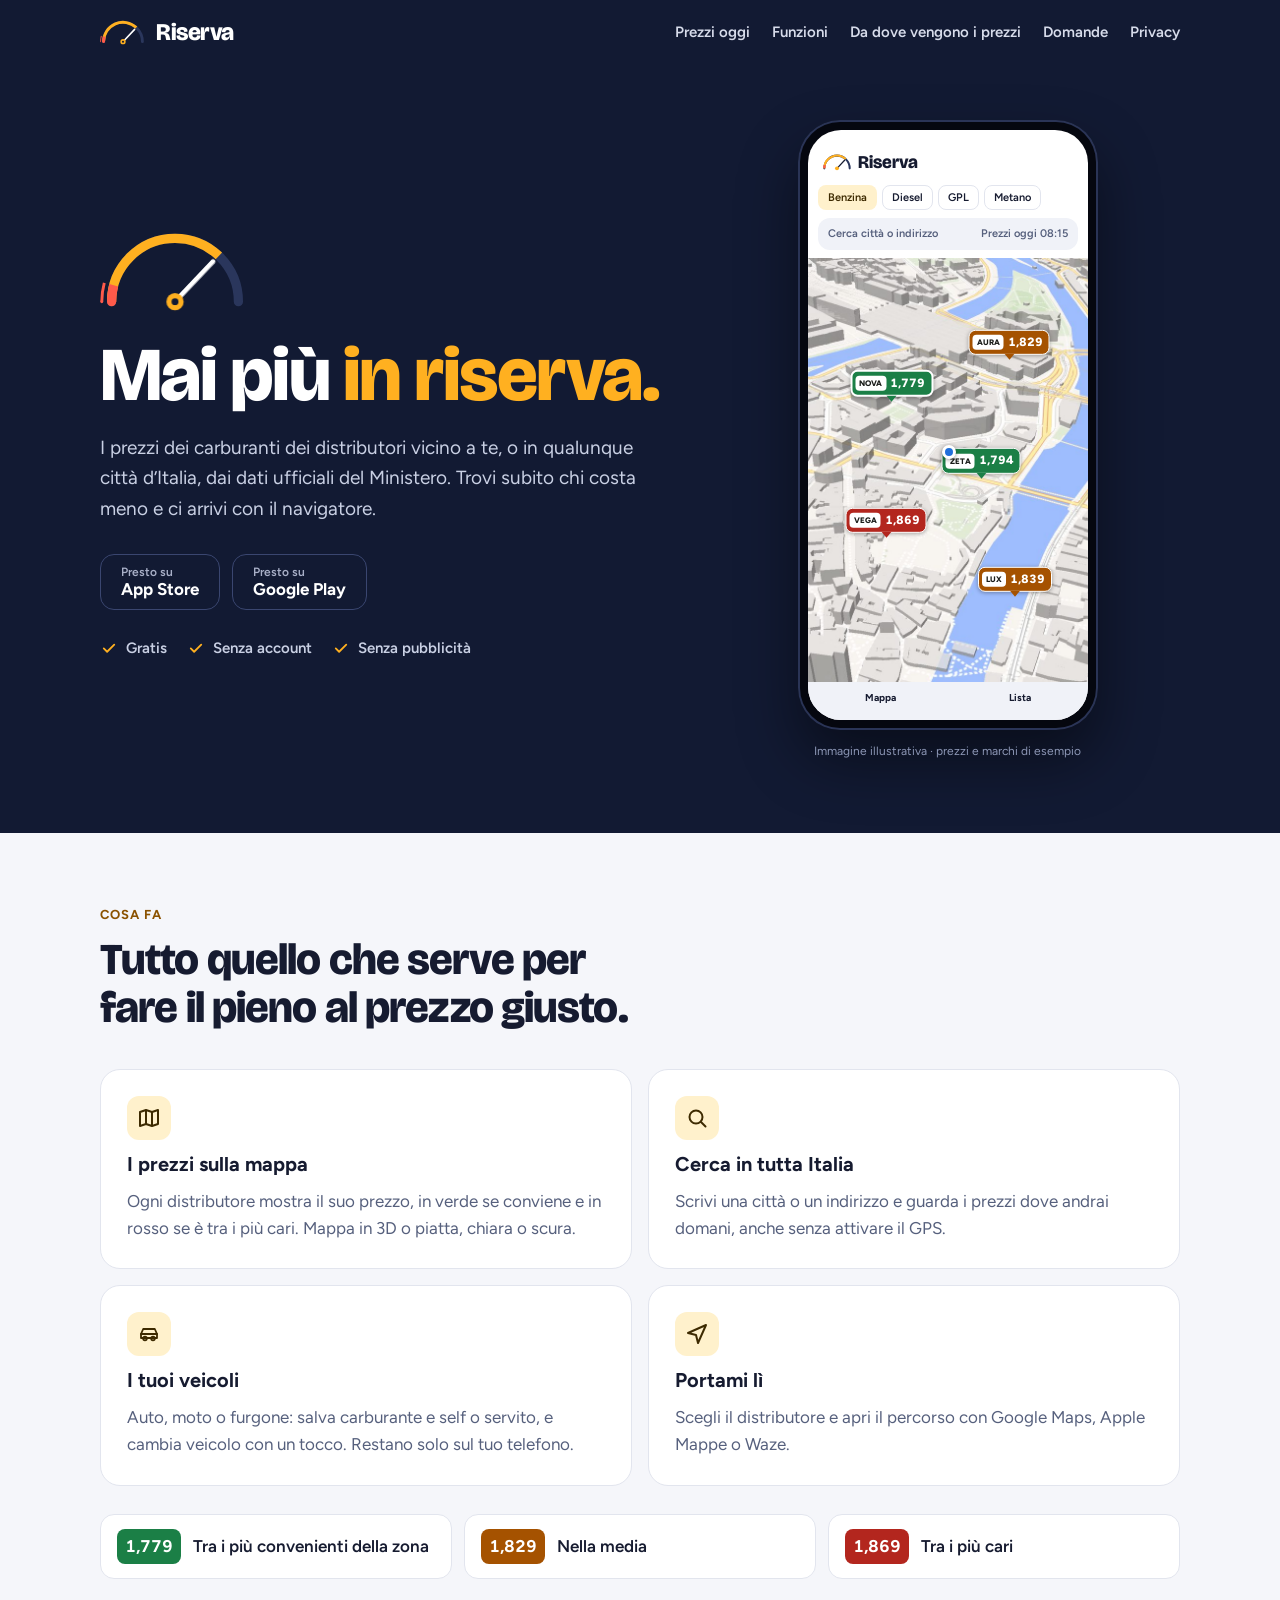
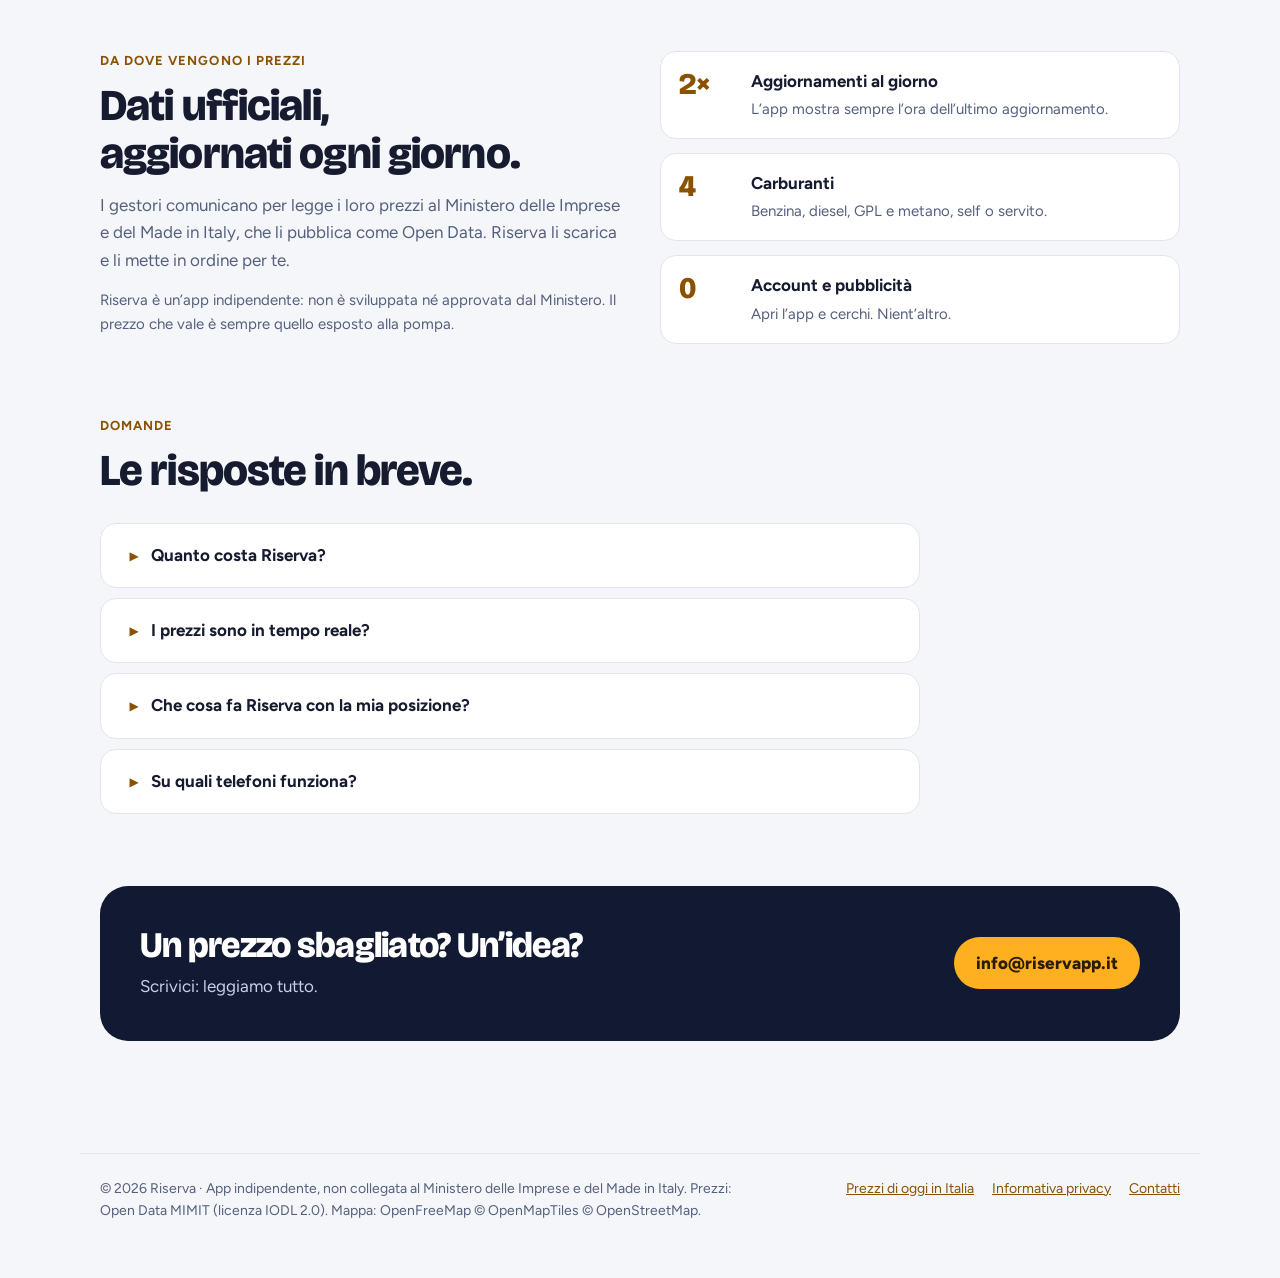
<file: index.html>
<!doctype html>
<html lang="it">
<head>
<meta charset="utf-8">
<meta name="viewport" content="width=device-width, initial-scale=1, viewport-fit=cover">
<title>Riserva · I prezzi dei carburanti vicino a te</title>
<meta name="description" content="Riserva: i prezzi di benzina, diesel, GPL e metano dei distributori vicino a te o in qualunque città d'Italia, dai dati ufficiali del Ministero. Gratis, senza account e senza pubblicità.">
<meta name="theme-color" content="#121A33">
<link rel="icon" type="image/png" href="img/favicon.png">
<link rel="apple-touch-icon" href="img/icona-180.png">
<meta property="og:title" content="Riserva · Mai più in riserva.">
<meta property="og:description" content="I prezzi dei carburanti vicino a te, dai dati ufficiali del Ministero. Gratis, senza account.">
<meta property="og:image" content="img/icona-180.png">
</head>
<body>
<style>
  @font-face { font-family: "Figtree"; src: url("font/Figtree-400.woff2") format("woff2"); font-weight: 400; font-display: swap; }
  @font-face { font-family: "Figtree"; src: url("font/Figtree-600.woff2") format("woff2"); font-weight: 600; font-display: swap; }
  @font-face { font-family: "Figtree"; src: url("font/Figtree-700.woff2") format("woff2"); font-weight: 700; font-display: swap; }
  @font-face { font-family: "Figtree"; src: url("font/Figtree-800.woff2") format("woff2"); font-weight: 800; font-display: swap; }
  @font-face { font-family: "Bricolage Grotesque"; src: url("font/BricolageGrotesque-800.woff2") format("woff2"); font-weight: 800; font-display: swap; }

  :root {
    --bg: #F5F6FA;
    --surface: #FFFFFF;
    --text: #161B30;
    --muted: #56607D;
    --line: #E2E5EE;
    --accent-text: #8A5200;
    --chip: #FFF1CC;
    --chip-text: #3D2A00;
    --navy: #121A33;
    --navy-2: #1D2B53;
    --ambra: #FFB020;
    --ambra-chiara: #FFC24D;
    --rosso: #FF5A4A;
    --verde: #1B7F46;
    --arancio: #A55200;
    --rosso-prezzo: #B3261E;
    --mappa: url("img/mappa-chiara.jpg");
    --phone-surface: #FFFFFF;
    --phone-text: #161B30;
    --phone-strip: #F0F2F8;
    color-scheme: light;
  }
  @media (prefers-color-scheme: dark) {
    :root:not([data-theme="light"]) {
      --bg: #0D1222;
      --surface: #151B30;
      --text: #EEF1F8;
      --muted: #A9B0C8;
      --line: #263050;
      --accent-text: #FFC24D;
      --chip: #3A2F14;
      --chip-text: #FFE7B0;
      --mappa: url("img/mappa-scura.jpg");
      --phone-surface: #151B30;
      --phone-text: #EEF1F8;
      --phone-strip: #18203A;
      color-scheme: dark;
    }
  }
  :root[data-theme="dark"] {
    --bg: #0D1222;
    --surface: #151B30;
    --text: #EEF1F8;
    --muted: #A9B0C8;
    --line: #263050;
    --accent-text: #FFC24D;
    --chip: #3A2F14;
    --chip-text: #FFE7B0;
    --mappa: url("img/mappa-scura.jpg");
    --phone-surface: #151B30;
    --phone-text: #EEF1F8;
    --phone-strip: #18203A;
    color-scheme: dark;
  }

  * { box-sizing: border-box; }
  body {
    margin: 0;
    background: var(--bg);
    color: var(--text);
    font: 17px/1.6 "Figtree", system-ui, -apple-system, "Segoe UI", Roboto, sans-serif;
  }
  a { color: var(--accent-text); }
  a:focus-visible, button:focus-visible, summary:focus-visible { outline: 3px solid var(--ambra); outline-offset: 3px; border-radius: 6px; }
  .contenitore { max-width: 1120px; margin: 0 auto; padding-inline: 20px; }
  h1, h2, h3 { text-wrap: balance; margin: 0; }
  .titolo { font-family: "Bricolage Grotesque", "Figtree", system-ui, sans-serif; font-weight: 800; letter-spacing: -0.02em; }

  /* ---------- Intestazione ---------- */
  .testata { position: sticky; top: env(safe-area-inset-top, 0px); z-index: 10; background: var(--navy); color: #fff; }
  .testata .contenitore { display: flex; align-items: center; gap: 16px; min-height: 64px; }
  .marchio { display: flex; align-items: center; gap: 10px; color: #fff; text-decoration: none; }
  .marchio span { font-family: "Bricolage Grotesque", "Figtree", sans-serif; font-weight: 800; font-size: 24px; letter-spacing: -0.5px; }
  .menu { margin-left: auto; display: flex; gap: 22px; flex-wrap: wrap; }
  .menu a { color: #D7DCEB; text-decoration: none; font-weight: 600; font-size: 15px; }
  .menu a:hover { color: var(--ambra-chiara); }

  /* ---------- Apertura ---------- */
  .apertura { background: var(--navy); color: #fff; padding-block: 56px 72px; overflow: hidden; }
  .apertura .contenitore { display: grid; grid-template-columns: minmax(0, 1.1fr) minmax(0, 0.9fr); gap: 48px; align-items: center; }
  .apertura h1 { font-size: clamp(44px, 7vw, 76px); line-height: 1; }
  .apertura h1 em { font-style: normal; color: var(--ambra); }
  .apertura .sotto { margin: 20px 0 0; font-size: 19px; color: #C9D0E4; max-width: 34em; }
  .store { display: flex; flex-wrap: wrap; gap: 12px; margin-top: 30px; }
  .store a, .store span {
    display: inline-flex; flex-direction: column; justify-content: center; min-height: 56px; padding: 8px 20px;
    border-radius: 14px; border: 1.5px solid #3A4670; color: #fff; text-decoration: none; line-height: 1.2;
  }
  .store small { font-size: 12px; color: #A9B0C8; font-weight: 600; }
  .store b { font-size: 17px; }
  .garanzie { display: flex; flex-wrap: wrap; gap: 8px 20px; margin: 26px 0 0; padding: 0; list-style: none; color: #C9D0E4; font-size: 15px; font-weight: 600; }
  .garanzie li { display: flex; align-items: center; gap: 8px; }
  .garanzie svg { color: var(--ambra); flex-shrink: 0; }

  /* ---------- Telefono illustrativo ---------- */
  .telefono-box { display: flex; flex-direction: column; align-items: center; gap: 12px; }
  .telefono {
    width: 300px; max-width: 100%; aspect-ratio: 300 / 610; border-radius: 42px; padding: 10px;
    background: #05070F; box-shadow: 0 30px 60px rgba(0,0,0,0.45), inset 0 0 0 2px #2A3456;
  }
  .schermo { position: relative; width: 100%; height: 100%; border-radius: 33px; overflow: hidden; background: var(--phone-surface); color: var(--phone-text); display: flex; flex-direction: column; }
  .t-barra { display: flex; align-items: center; gap: 6px; padding: 18px 14px 8px; font-family: "Bricolage Grotesque", sans-serif; font-weight: 800; font-size: 18px; }
  .t-striscia { display: flex; justify-content: space-between; gap: 8px; margin: 0 10px 8px; padding: 7px 10px; border-radius: 12px; background: var(--phone-strip); font-size: 11px; font-weight: 600; color: var(--muted); }
  .t-chips { display: flex; gap: 5px; padding: 0 10px 8px; }
  .t-chips span { padding: 3px 9px; border-radius: 8px; border: 1px solid var(--line); font-size: 11px; font-weight: 600; }
  .t-chips span.on { background: var(--chip); color: var(--chip-text); border-color: transparent; }
  .t-mappa { position: relative; flex-grow: 1; background: var(--mappa) center / cover no-repeat; }
  .pin { position: absolute; display: flex; flex-direction: column; align-items: center; transform: translate(-50%, -100%); }
  .pin b { display: flex; align-items: center; gap: 4px; padding: 2px 6px 2px 3px; border-radius: 7px; border: 1.5px solid #fff; color: #fff; font-size: 12px; font-weight: 800; box-shadow: 0 1px 4px rgba(0,0,0,0.35); font-variant-numeric: tabular-nums; }
  .pin i { font-style: normal; background: #fff; color: #1A1C19; border-radius: 4px; padding: 0 4px; font-size: 8px; font-weight: 800; line-height: 15px; }
  .pin::after { content: ""; width: 0; height: 0; border-left: 5px solid transparent; border-right: 5px solid transparent; border-top: 6px solid var(--c); margin-top: -1px; }
  .pin.migliore b { border-width: 2.5px; }
  .t-nav { display: flex; justify-content: space-around; padding: 8px 0 14px; background: var(--phone-strip); font-size: 10px; font-weight: 700; }
  .didascalia { font-size: 12px; color: #8C96B5; }

  /* ---------- Sezioni ---------- */
  section.blocco { padding-block: 72px; }
  .etichetta { font-size: 13px; font-weight: 700; letter-spacing: 0.08em; text-transform: uppercase; color: var(--accent-text); margin: 0 0 10px; }
  .blocco h2 { font-size: clamp(30px, 4.2vw, 44px); line-height: 1.1; max-width: 18em; }
  .intro { color: var(--muted); max-width: 40em; margin: 14px 0 0; }

  .funzioni { display: grid; grid-template-columns: repeat(2, minmax(0, 1fr)); gap: 16px; margin-top: 36px; }
  .funzione { background: var(--surface); border: 1px solid var(--line); border-radius: 20px; padding: 26px; display: flex; flex-direction: column; gap: 8px; }
  .funzione .ico { width: 44px; height: 44px; border-radius: 12px; display: grid; place-items: center; background: var(--chip); color: var(--chip-text); }
  .funzione h3 { font-size: 20px; }
  .funzione p { margin: 0; color: var(--muted); }

  .colori { display: grid; grid-template-columns: repeat(3, minmax(0, 1fr)); gap: 12px; margin-top: 28px; }
  .colore { display: flex; align-items: center; gap: 12px; padding: 14px 16px; border-radius: 14px; background: var(--surface); border: 1px solid var(--line); }
  .colore b { display: inline-block; min-width: 64px; text-align: center; padding: 4px 8px; border-radius: 8px; color: #fff; font-variant-numeric: tabular-nums; }
  .colore span { font-weight: 600; }

  .fonte { display: grid; grid-template-columns: minmax(0, 1fr) minmax(0, 1fr); gap: 40px; align-items: start; }
  .fatti { display: flex; flex-direction: column; gap: 14px; margin: 0; padding: 0; list-style: none; }
  .fatti li { display: flex; gap: 14px; padding: 16px 18px; border-radius: 16px; background: var(--surface); border: 1px solid var(--line); }
  .fatti strong { display: block; }
  .fatti span { color: var(--muted); font-size: 15px; }
  .fatti .num { flex-shrink: 0; font-family: "Bricolage Grotesque", sans-serif; font-weight: 800; font-size: 30px; line-height: 1.1; color: var(--accent-text); min-width: 58px; font-variant-numeric: tabular-nums; }

  .domande { margin-top: 28px; display: flex; flex-direction: column; gap: 10px; max-width: 820px; }
  details { background: var(--surface); border: 1px solid var(--line); border-radius: 16px; padding: 4px 20px; }
  summary { cursor: pointer; font-weight: 700; padding: 14px 0 14px 30px; list-style: none; position: relative; }
  summary::-webkit-details-marker { display: none; }
  summary::before { content: "▶"; position: absolute; left: 6px; top: 21px; width: 14px; height: 14px; font-size: 12px; line-height: 14px; text-align: center; transform-origin: 50% 50%; color: var(--accent-text); transition: transform .2s; }
  details[open] > summary::before { transform: rotate(90deg); }
  details p { margin: 0 0 16px 30px; color: var(--muted); }

  .contatti { background: var(--navy); color: #fff; border-radius: 28px; padding: 40px; display: flex; flex-wrap: wrap; align-items: center; justify-content: space-between; gap: 20px; }
  .contatti h2 { font-size: clamp(26px, 3.4vw, 36px); }
  .contatti p { margin: 8px 0 0; color: #C9D0E4; }
  .email { display: inline-flex; align-items: center; gap: 10px; min-height: 52px; padding: 0 22px; border-radius: 26px; background: var(--ambra); color: #2A1C00; font-weight: 800; text-decoration: none; font-size: 17px; user-select: all; }

  .piede { padding-block: 40px 56px; color: var(--muted); font-size: 14px; }
  .piede .righe { display: flex; flex-wrap: wrap; justify-content: space-between; gap: 16px; border-top: 1px solid var(--line); padding-top: 24px; }
  .piede nav { display: flex; gap: 18px; flex-wrap: wrap; }
  .piede p { margin: 0; max-width: 46em; }

  /* ---------- Lancetta animata ---------- */
  .lancetta { transform-box: view-box; transform-origin: 130px 140px; animation: sale 1.8s 0.3s cubic-bezier(.45,0,.2,1) both; }
  @keyframes sale { from { transform: rotate(-82deg); } to { transform: rotate(43.4deg); } }
  .arco { stroke-dasharray: 346; animation: riempi 1.8s 0.3s cubic-bezier(.45,0,.2,1) both; }
  @keyframes riempi { from { stroke-dashoffset: 330.6; } to { stroke-dashoffset: 89.6; } }
  @media (prefers-reduced-motion: reduce) { .lancetta, .arco { animation: none; } }

  @media (max-width: 860px) {
    .apertura .contenitore, .fonte { grid-template-columns: minmax(0, 1fr); }
    .apertura { padding-block: 40px 56px; }
    .funzioni { grid-template-columns: minmax(0, 1fr); }
    .colori { grid-template-columns: minmax(0, 1fr); }
    .menu { display: none; }
    .contatti { padding: 28px 22px; }
    section.blocco { padding-block: 56px; }
  }
  @media (max-width: 420px) {
    .contenitore { padding-inline: 16px; }
  }
</style>

<!--
  ============================================================================
  PER MODIFICARE I LINK: cerca "LINK-" in questo file.
    LINK-APPSTORE    → quando l'app sarà su App Store, incolla qui il suo indirizzo
    LINK-GOOGLEPLAY  → quando l'app sarà su Google Play, incolla qui il suo indirizzo
    LINK-EMAIL       → l'indirizzo email di assistenza (compare 2 volte)
  ============================================================================
-->

<header class="testata">
  <div class="contenitore">
    <a class="marchio" href="#inizio" aria-label="Riserva, torna all'inizio">
      <svg width="46" height="30" viewBox="0 0 260 170" aria-hidden="true">
        <path d="M20 140 A110 110 0 0 1 240 140" fill="none" stroke="#2A365C" stroke-width="16" stroke-linecap="round"/>
        <path d="M20 140 A110 110 0 0 1 205.5 60" fill="none" stroke="#FFB020" stroke-width="16"/>
        <path d="M20 140 A110 110 0 0 1 23.75 111.53" fill="none" stroke="#FF5A4A" stroke-width="16"/><circle cx="20" cy="140" r="8" fill="#FF5A4A"/>
        <path d="M3 140 A127 127 0 0 1 7.33 107.13" fill="none" stroke="#FF5A4A" stroke-width="5"/><circle cx="3" cy="140" r="2.5" fill="#FF5A4A"/>
        <line x1="130" y1="140" x2="195.9" y2="70.2" stroke="#FFFFFF" stroke-width="9" stroke-linecap="round"/>
        <circle cx="130" cy="140" r="15" fill="#FFB020"/><circle cx="130" cy="140" r="6" fill="#121A33"/>
      </svg>
      <span>Riserva</span>
    </a>
    <nav class="menu" aria-label="Sezioni del sito">
      <a href="/prezzi/">Prezzi oggi</a>
      <a href="#funzioni">Funzioni</a>
      <a href="#dati">Da dove vengono i prezzi</a>
      <a href="#domande">Domande</a>
      <a href="privacy.html">Privacy</a>
    </nav>
  </div>
</header>

<main id="inizio">
  <section class="apertura">
    <div class="contenitore">
      <div>
        <svg width="150" height="98" viewBox="0 0 260 170" aria-hidden="true" style="display:block;margin-bottom:18px">
          <path d="M20 140 A110 110 0 0 1 240 140" fill="none" stroke="#2A365C" stroke-width="16" stroke-linecap="round"/>
          <path class="arco" d="M20 140 A110 110 0 0 1 240 140" fill="none" stroke="#FFB020" stroke-width="16"/>
          <path d="M20 140 A110 110 0 0 1 23.75 111.53" fill="none" stroke="#FF5A4A" stroke-width="16"/><circle cx="20" cy="140" r="8" fill="#FF5A4A"/>
          <path d="M3 140 A127 127 0 0 1 7.33 107.13" fill="none" stroke="#FF5A4A" stroke-width="5"/><circle cx="3" cy="140" r="2.5" fill="#FF5A4A"/>
          <g class="lancetta"><line x1="130" y1="140" x2="130" y2="44" stroke="#FFFFFF" stroke-width="8" stroke-linecap="round"/></g>
          <circle cx="130" cy="140" r="15" fill="#FFB020"/><circle cx="130" cy="140" r="6" fill="#121A33"/>
        </svg>
        <h1 class="titolo">Mai più <em>in riserva.</em></h1>
        <p class="sotto">I prezzi dei carburanti dei distributori vicino a te, o in qualunque città d’Italia, dai dati ufficiali del Ministero. Trovi subito chi costa meno e ci arrivi con il navigatore.</p>
        <div class="store">
          <!-- LINK-APPSTORE: quando l'app è pubblicata, sostituisci questo <span> con
               <a href="INDIRIZZO-APP-STORE"><small>Scarica su</small><b>App Store</b></a> -->
          <span><small>Presto su</small><b>App Store</b></span>
          <!-- LINK-GOOGLEPLAY: quando l'app è pubblicata, sostituisci questo <span> con
               <a href="INDIRIZZO-GOOGLE-PLAY"><small>Disponibile su</small><b>Google Play</b></a> -->
          <span><small>Presto su</small><b>Google Play</b></span>
        </div>
        <ul class="garanzie">
          <li><svg width="18" height="18" viewBox="0 0 24 24" fill="none" stroke="currentColor" stroke-width="2.4" stroke-linecap="round" stroke-linejoin="round" aria-hidden="true"><path d="M5 12.5l4.5 4.5L19 7.5"/></svg>Gratis</li>
          <li><svg width="18" height="18" viewBox="0 0 24 24" fill="none" stroke="currentColor" stroke-width="2.4" stroke-linecap="round" stroke-linejoin="round" aria-hidden="true"><path d="M5 12.5l4.5 4.5L19 7.5"/></svg>Senza account</li>
          <li><svg width="18" height="18" viewBox="0 0 24 24" fill="none" stroke="currentColor" stroke-width="2.4" stroke-linecap="round" stroke-linejoin="round" aria-hidden="true"><path d="M5 12.5l4.5 4.5L19 7.5"/></svg>Senza pubblicità</li>
        </ul>
      </div>

      <div class="telefono-box">
        <div class="telefono" role="img" aria-label="L'app Riserva: una mappa con i prezzi della benzina sui distributori vicini, colorati dal più economico al più caro">
          <div class="schermo" aria-hidden="true">
            <div class="t-barra">
              <svg width="30" height="20" viewBox="0 0 260 170"><path d="M20 140 A110 110 0 0 1 240 140" fill="none" stroke="#2A365C" stroke-width="18" stroke-linecap="round"/><path d="M20 140 A110 110 0 0 1 205.5 60" fill="none" stroke="#FFB020" stroke-width="18"/><path d="M20 140 A110 110 0 0 1 23.75 111.53" fill="none" stroke="#FF5A4A" stroke-width="18"/><line x1="130" y1="140" x2="195.9" y2="70.2" stroke="currentColor" stroke-width="11" stroke-linecap="round"/><circle cx="130" cy="140" r="17" fill="#FFB020"/></svg>
              Riserva
            </div>
            <div class="t-chips"><span class="on">Benzina</span><span>Diesel</span><span>GPL</span><span>Metano</span></div>
            <div class="t-striscia"><span>Cerca città o indirizzo</span><span>Prezzi oggi 08:15</span></div>
            <div class="t-mappa">
              <div class="pin migliore" style="left:30%;top:34%;--c:#1B7F46"><b style="background:#1B7F46"><i>NOVA</i>1,779</b></div>
              <div class="pin" style="left:72%;top:24%;--c:#A55200"><b style="background:#A55200"><i>AURA</i>1,829</b></div>
              <div class="pin" style="left:62%;top:52%;--c:#1B7F46"><b style="background:#1B7F46"><i>ZETA</i>1,794</b></div>
              <div class="pin" style="left:28%;top:66%;--c:#B3261E"><b style="background:#B3261E"><i>VEGA</i>1,869</b></div>
              <div class="pin" style="left:74%;top:80%;--c:#A55200"><b style="background:#A55200"><i>LUX</i>1,839</b></div>
              <div style="position:absolute;left:48%;top:44%;width:14px;height:14px;border-radius:7px;background:#216FDB;border:3px solid #fff;box-shadow:0 1px 4px rgba(0,0,0,.4)"></div>
            </div>
            <div class="t-nav"><span>Mappa</span><span>Lista</span></div>
          </div>
        </div>
        <div class="didascalia">Immagine illustrativa · prezzi e marchi di esempio</div>
      </div>
    </div>
  </section>

  <section class="blocco" id="funzioni">
    <div class="contenitore">
      <p class="etichetta">Cosa fa</p>
      <h2 class="titolo">Tutto quello che serve per fare il pieno al prezzo giusto.</h2>
      <div class="funzioni">
        <div class="funzione">
          <div class="ico"><svg width="24" height="24" viewBox="0 0 24 24" fill="none" stroke="currentColor" stroke-width="2" stroke-linejoin="round" aria-hidden="true"><path d="M9 4L3 6v14l6-2 6 2 6-2V4l-6 2-6-2z"/><path d="M9 4v14M15 6v14"/></svg></div>
          <h3>I prezzi sulla mappa</h3>
          <p>Ogni distributore mostra il suo prezzo, in verde se conviene e in rosso se è tra i più cari. Mappa in 3D o piatta, chiara o scura.</p>
        </div>
        <div class="funzione">
          <div class="ico"><svg width="24" height="24" viewBox="0 0 24 24" fill="none" stroke="currentColor" stroke-width="2" stroke-linecap="round" aria-hidden="true"><circle cx="11" cy="11" r="6.5"/><path d="M16 16l4.5 4.5"/></svg></div>
          <h3>Cerca in tutta Italia</h3>
          <p>Scrivi una città o un indirizzo e guarda i prezzi dove andrai domani, anche senza attivare il GPS.</p>
        </div>
        <div class="funzione">
          <div class="ico"><svg width="24" height="24" viewBox="0 0 24 24" fill="none" stroke="currentColor" stroke-width="1.8" stroke-linecap="round" stroke-linejoin="round" aria-hidden="true"><path d="M4 16v-4l2.2-5h11.6L20 12v4z"/><path d="M4 12h16"/><circle cx="8" cy="16.5" r="1.8"/><circle cx="16" cy="16.5" r="1.8"/></svg></div>
          <h3>I tuoi veicoli</h3>
          <p>Auto, moto o furgone: salva carburante e self o servito, e cambia veicolo con un tocco. Restano solo sul tuo telefono.</p>
        </div>
        <div class="funzione">
          <div class="ico"><svg width="24" height="24" viewBox="0 0 24 24" fill="none" stroke="currentColor" stroke-width="2" stroke-linejoin="round" aria-hidden="true"><path d="M3 11l18-8-8 18-2-8-8-2z"/></svg></div>
          <h3>Portami lì</h3>
          <p>Scegli il distributore e apri il percorso con Google Maps, Apple Mappe o Waze.</p>
        </div>
      </div>

      <div class="colori" aria-label="Come leggere i colori dei prezzi">
        <div class="colore"><b style="background:#1B7F46">1,779</b><span>Tra i più convenienti della zona</span></div>
        <div class="colore"><b style="background:#A55200">1,829</b><span>Nella media</span></div>
        <div class="colore"><b style="background:#B3261E">1,869</b><span>Tra i più cari</span></div>
      </div>
    </div>
  </section>

  <section class="blocco" id="dati" style="padding-top: 0;">
    <div class="contenitore fonte">
      <div>
        <p class="etichetta">Da dove vengono i prezzi</p>
        <h2 class="titolo">Dati ufficiali, aggiornati ogni giorno.</h2>
        <p class="intro">I gestori comunicano per legge i loro prezzi al Ministero delle Imprese e del Made in Italy, che li pubblica come Open Data. Riserva li scarica e li mette in ordine per te.</p>
        <p class="intro" style="font-size:15px">Riserva è un’app indipendente: non è sviluppata né approvata dal Ministero. Il prezzo che vale è sempre quello esposto alla pompa.</p>
      </div>
      <ul class="fatti">
        <li><span class="num">2×</span><div><strong>Aggiornamenti al giorno</strong><span>L’app mostra sempre l’ora dell’ultimo aggiornamento.</span></div></li>
        <li><span class="num">4</span><div><strong>Carburanti</strong><span>Benzina, diesel, GPL e metano, self o servito.</span></div></li>
        <li><span class="num">0</span><div><strong>Account e pubblicità</strong><span>Apri l’app e cerchi. Nient’altro.</span></div></li>
      </ul>
    </div>
  </section>

  <section class="blocco" id="domande" style="padding-top: 0;">
    <div class="contenitore">
      <p class="etichetta">Domande</p>
      <h2 class="titolo">Le risposte in breve.</h2>
      <div class="domande">
        <details>
          <summary>Quanto costa Riserva?</summary>
          <p>È gratuita e non serve registrarsi.</p>
        </details>
        <details>
          <summary>I prezzi sono in tempo reale?</summary>
          <p>No: vengono dai dati che il Ministero pubblica una volta al giorno. Accanto a ogni distributore vedi quando il gestore ha comunicato il prezzo.</p>
        </details>
        <details>
          <summary>Che cosa fa Riserva con la mia posizione?</summary>
          <p>La usa solo per cercare i distributori vicini, nel momento della ricerca, e non la conserva. Puoi anche negare il permesso e cercare una città. Tutti i dettagli sono nell’<a href="privacy.html">informativa privacy</a>.</p>
        </details>
        <details>
          <summary>Su quali telefoni funziona?</summary>
          <p>Su iPhone e sui telefoni Android.</p>
        </details>
      </div>
    </div>
  </section>

  <section class="blocco" style="padding-top: 0;">
    <div class="contenitore">
      <div class="contatti">
        <div>
          <h2 class="titolo">Un prezzo sbagliato? Un’idea?</h2>
          <p>Scrivici: leggiamo tutto.</p>
        </div>
        <!-- LINK-EMAIL: cambia l'indirizzo qui sotto (in href e nel testo) -->
        <a class="email" href="mailto:info@riservapp.it">info@riservapp.it</a>
      </div>
    </div>
  </section>
</main>

<footer class="piede">
  <div class="contenitore righe">
    <p>© 2026 Riserva · App indipendente, non collegata al Ministero delle Imprese e del Made in Italy. Prezzi: Open Data MIMIT (licenza IODL 2.0). Mappa: OpenFreeMap © OpenMapTiles © OpenStreetMap.</p>
    <nav aria-label="Link legali">
      <a href="/prezzi/">Prezzi di oggi in Italia</a>
      <a href="privacy.html">Informativa privacy</a>
      <!-- LINK-EMAIL -->
      <a href="mailto:info@riservapp.it">Contatti</a>
    </nav>
  </div>
</footer>

</body>
</html>
</file>
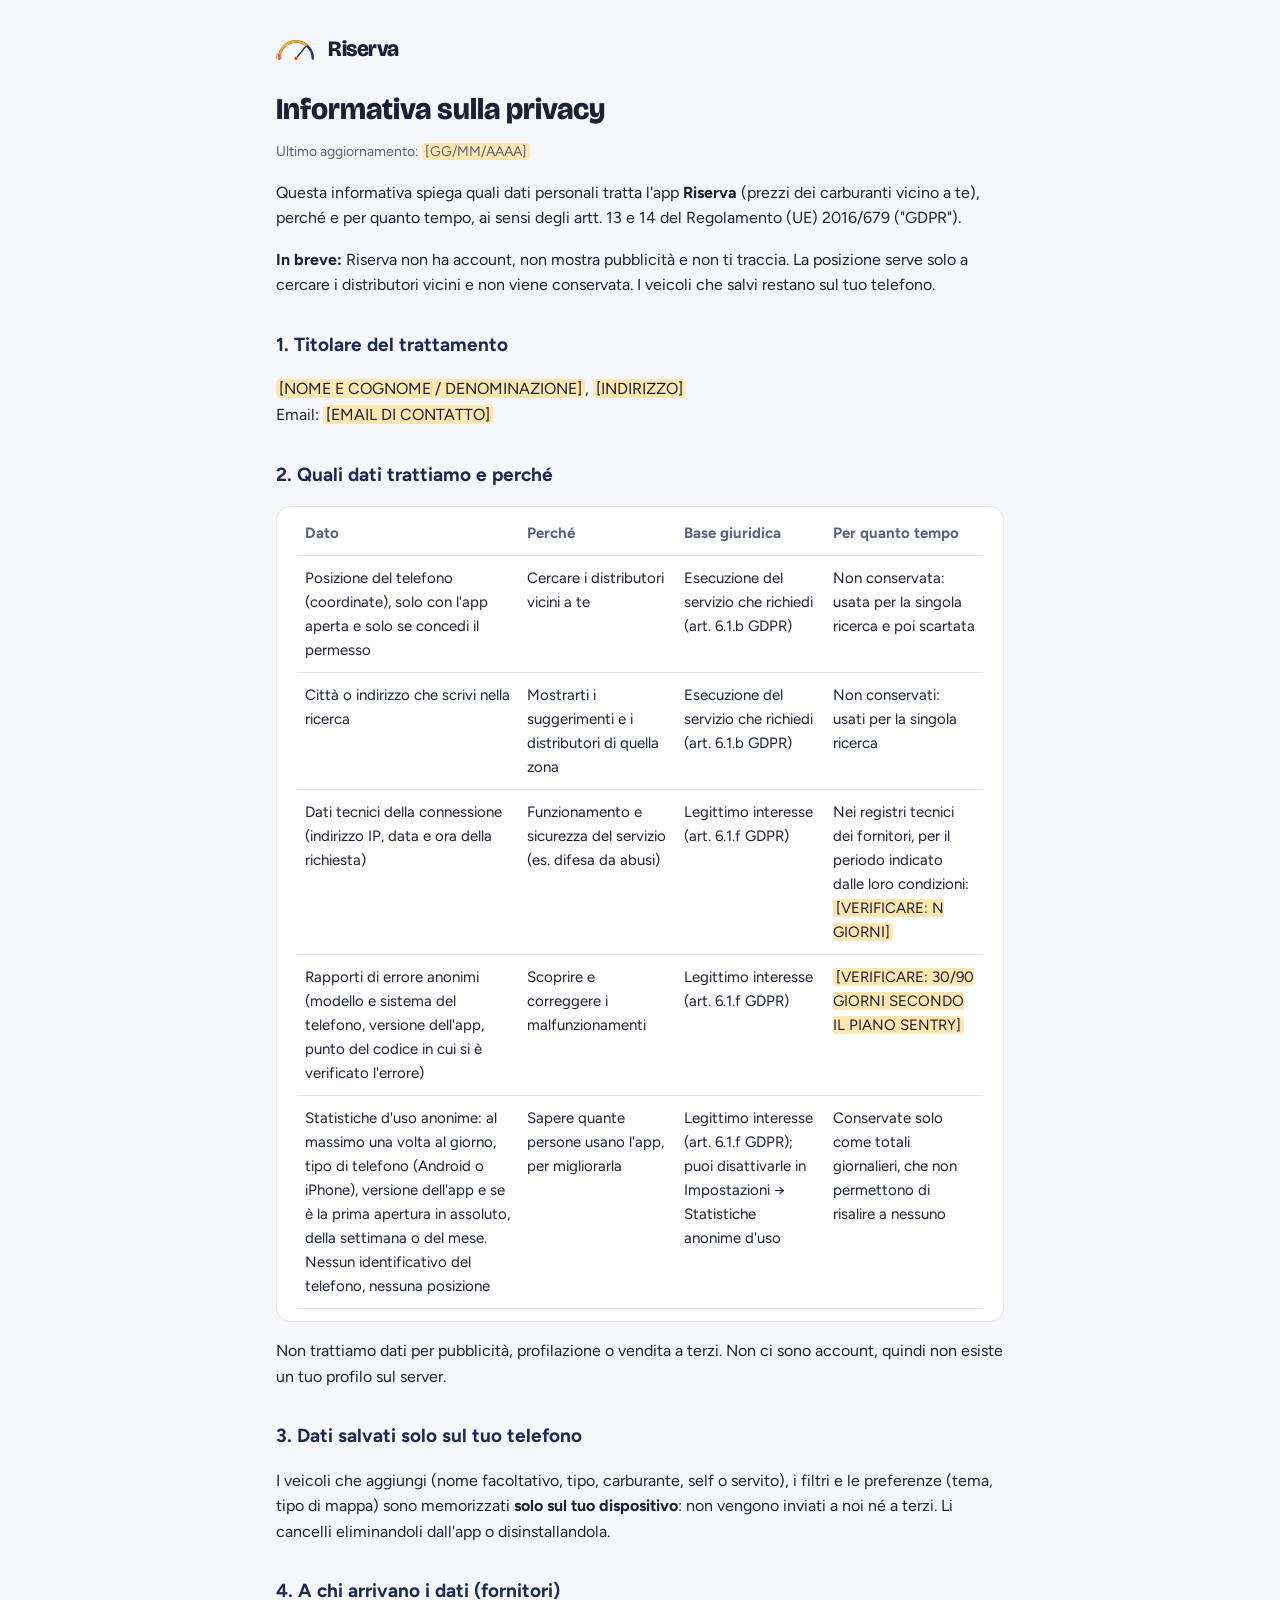
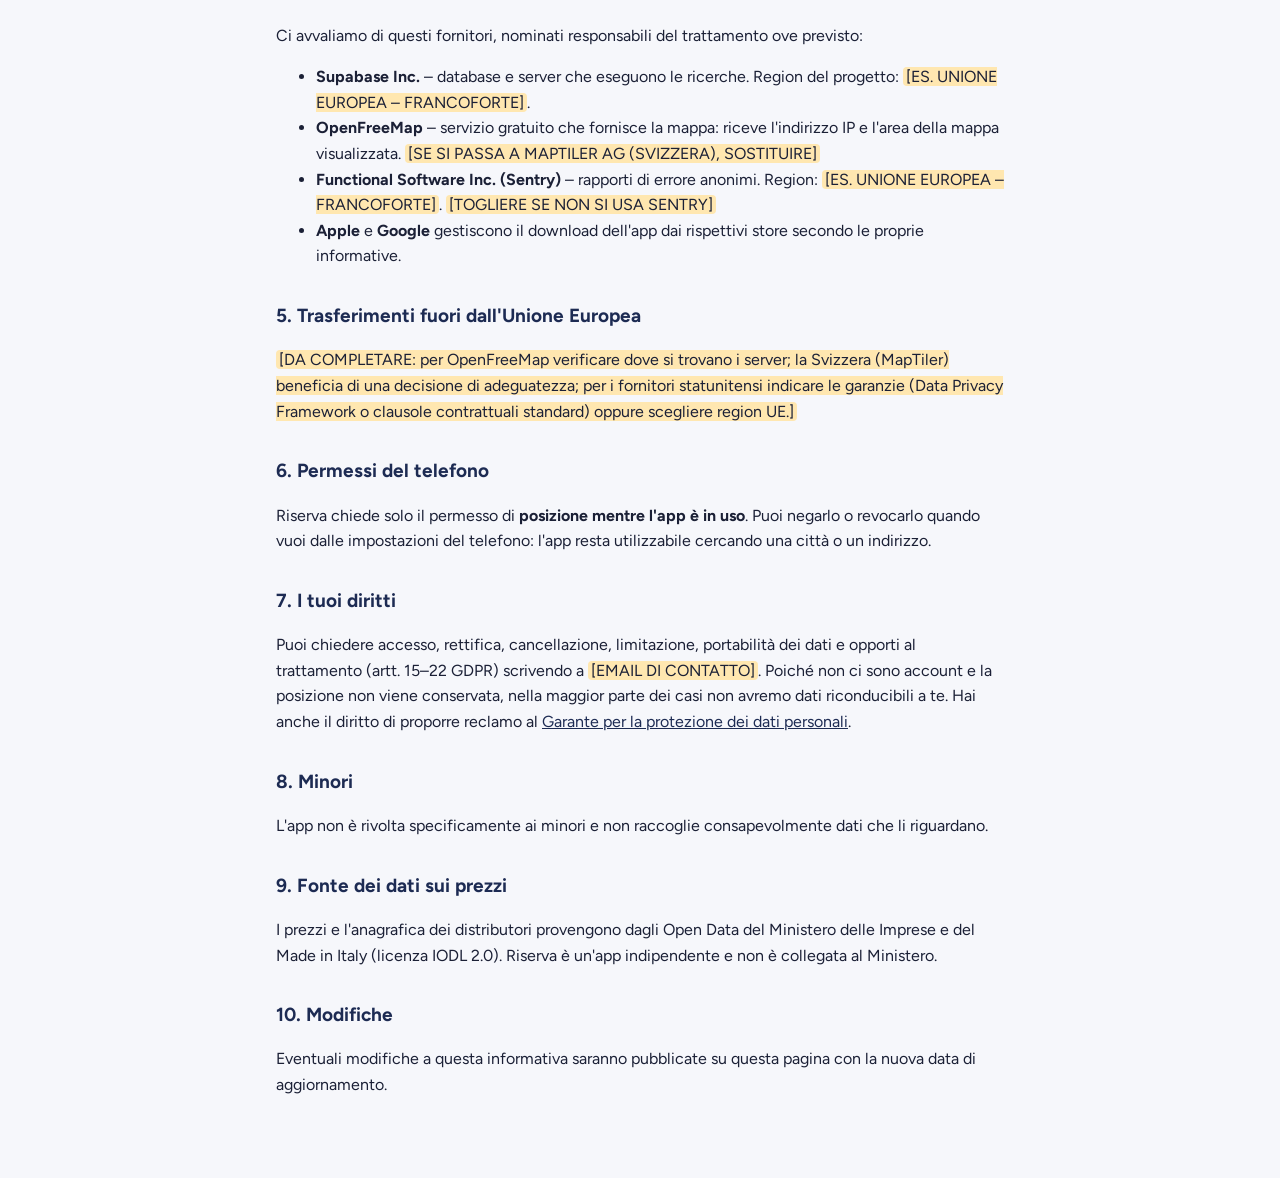
<file: privacy.html>
<!doctype html>
<html lang="it">
<head>
<meta charset="utf-8">
<meta name="viewport" content="width=device-width, initial-scale=1">
<title>Informativa privacy – Riserva</title>
<meta name="description" content="Informativa sul trattamento dei dati personali dell'app Riserva.">
<link rel="icon" type="image/png" href="img/favicon.png">
<style>
  @font-face { font-family: "Figtree"; src: url("font/Figtree-400.woff2") format("woff2"); font-weight: 400; font-display: swap; }
  @font-face { font-family: "Figtree"; src: url("font/Figtree-700.woff2") format("woff2"); font-weight: 700; font-display: swap; }
  @font-face { font-family: "Bricolage Grotesque"; src: url("font/BricolageGrotesque-800.woff2") format("woff2"); font-weight: 800; font-display: swap; }
  :root {
    --sfondo: #F6F7FB; --testo: #1B2036; --tenue: #5A6280; --carta: #FFFFFF;
    --blu: #1D2B53; --ambra: #FFB020; --bordo: #E3E6F0; --da-compilare: #FFE7B0;
  }
  @media (prefers-color-scheme: dark) {
    :root {
      --sfondo: #121A33; --testo: #EEF0F7; --tenue: #A9B0C8; --carta: #1A2442;
      --blu: #FFC24D; --bordo: #2A365C; --da-compilare: #4A3A12;
    }
  }
  * { box-sizing: border-box; }
  body { margin: 0; background: var(--sfondo); color: var(--testo);
         font: 16px/1.6 "Figtree", system-ui, -apple-system, "Segoe UI", Roboto, sans-serif; }
  main { max-width: 760px; margin: 0 auto; padding: 32px 16px 64px; }
  header { display: flex; align-items: center; gap: 12px; margin-bottom: 8px; }
  header a { color: inherit; text-decoration: none; font-family: "Bricolage Grotesque", sans-serif; font-weight: 800; font-size: 22px; letter-spacing: -0.5px; }
  h1 { font-family: "Bricolage Grotesque", sans-serif; font-size: 30px; line-height: 1.2; margin: 24px 0 4px; }
  h2 { font-size: 19px; margin: 32px 0 8px; color: var(--blu); }
  p, li { color: var(--testo); }
  .tenue { color: var(--tenue); font-size: 14px; }
  .scheda { background: var(--carta); border: 1px solid var(--bordo); border-radius: 14px; padding: 4px 20px 12px; margin-top: 16px; }
  table { width: 100%; border-collapse: collapse; font-size: 15px; }
  th, td { text-align: left; vertical-align: top; padding: 10px 8px; border-bottom: 1px solid var(--bordo); }
  th { color: var(--tenue); font-weight: 600; }
  /* Parti da completare: evidenziate finché non vengono sostituite */
  mark { background: var(--da-compilare); color: inherit; padding: 0 3px; border-radius: 4px; }
  a { color: var(--blu); }
  @media (max-width: 560px) {
    table, thead, tbody, tr, th, td { display: block; }
    thead { display: none; }
    td { border: none; padding: 4px 0; }
    tr { border-bottom: 1px solid var(--bordo); padding: 10px 0; }
    td::before { content: attr(data-t); display: block; font-size: 13px; color: var(--tenue); }
  }
</style>
</head>
<body>
<main>
  <header>
    <svg width="40" height="26" viewBox="0 0 260 170" aria-hidden="true">
      <path d="M20 140 A110 110 0 0 1 240 140" fill="none" stroke="#2A365C" stroke-width="16" stroke-linecap="round"/>
      <path d="M20 140 A110 110 0 0 1 199.27 54.55" fill="none" stroke="#FFB020" stroke-width="16"/>
      <path d="M20 140 A110 110 0 0 1 23.75 111.53" fill="none" stroke="#FF5A4A" stroke-width="16"/><circle cx="20" cy="140" r="8" fill="#FF5A4A"/><path d="M3 140 A127 127 0 0 1 7.33 107.13" fill="none" stroke="#FF5A4A" stroke-width="5"/><circle cx="3" cy="140" r="2.5" fill="#FF5A4A"/>
      <line x1="130" y1="140" x2="190" y2="66" stroke="currentColor" stroke-width="9" stroke-linecap="round"/>
      <circle cx="130" cy="140" r="14" fill="#FFB020"/><circle cx="130" cy="140" r="5.5" fill="#121A33"/>
    </svg>
    <a href="index.html">Riserva</a>
  </header>

  <h1>Informativa sulla privacy</h1>
  <p class="tenue">Ultimo aggiornamento: <mark>[GG/MM/AAAA]</mark></p>

  <p>Questa informativa spiega quali dati personali tratta l'app <strong>Riserva</strong>
  (prezzi dei carburanti vicino a te), perché e per quanto tempo, ai sensi degli artt. 13 e 14
  del Regolamento (UE) 2016/679 ("GDPR").</p>

  <p><strong>In breve:</strong> Riserva non ha account, non mostra pubblicità e non ti traccia.
  La posizione serve solo a cercare i distributori vicini e non viene conservata. I veicoli che
  salvi restano sul tuo telefono.</p>

  <h2>1. Titolare del trattamento</h2>
  <p><mark>[NOME E COGNOME / DENOMINAZIONE]</mark>, <mark>[INDIRIZZO]</mark><br>
  Email: <mark>[EMAIL DI CONTATTO]</mark></p>

  <h2>2. Quali dati trattiamo e perché</h2>
  <div class="scheda">
  <table>
    <thead><tr><th>Dato</th><th>Perché</th><th>Base giuridica</th><th>Per quanto tempo</th></tr></thead>
    <tbody>
      <tr>
        <td data-t="Dato">Posizione del telefono (coordinate), solo con l'app aperta e solo se concedi il permesso</td>
        <td data-t="Perché">Cercare i distributori vicini a te</td>
        <td data-t="Base giuridica">Esecuzione del servizio che richiedi (art. 6.1.b GDPR)</td>
        <td data-t="Per quanto tempo">Non conservata: usata per la singola ricerca e poi scartata</td>
      </tr>
      <tr>
        <td data-t="Dato">Città o indirizzo che scrivi nella ricerca</td>
        <td data-t="Perché">Mostrarti i suggerimenti e i distributori di quella zona</td>
        <td data-t="Base giuridica">Esecuzione del servizio che richiedi (art. 6.1.b GDPR)</td>
        <td data-t="Per quanto tempo">Non conservati: usati per la singola ricerca</td>
      </tr>
      <tr>
        <td data-t="Dato">Dati tecnici della connessione (indirizzo IP, data e ora della richiesta)</td>
        <td data-t="Perché">Funzionamento e sicurezza del servizio (es. difesa da abusi)</td>
        <td data-t="Base giuridica">Legittimo interesse (art. 6.1.f GDPR)</td>
        <td data-t="Per quanto tempo">Nei registri tecnici dei fornitori, per il periodo indicato dalle loro condizioni: <mark>[VERIFICARE: N GIORNI]</mark></td>
      </tr>
      <tr>
        <td data-t="Dato">Rapporti di errore anonimi (modello e sistema del telefono, versione dell'app, punto del codice in cui si è verificato l'errore)</td>
        <td data-t="Perché">Scoprire e correggere i malfunzionamenti</td>
        <td data-t="Base giuridica">Legittimo interesse (art. 6.1.f GDPR)</td>
        <td data-t="Per quanto tempo"><mark>[VERIFICARE: 30/90 GIORNI SECONDO IL PIANO SENTRY]</mark></td>
      </tr>
      <tr>
        <td data-t="Dato">Statistiche d'uso anonime: al massimo una volta al giorno, tipo di telefono (Android o iPhone), versione dell'app e se è la prima apertura in assoluto, della settimana o del mese. Nessun identificativo del telefono, nessuna posizione</td>
        <td data-t="Perché">Sapere quante persone usano l'app, per migliorarla</td>
        <td data-t="Base giuridica">Legittimo interesse (art. 6.1.f GDPR); puoi disattivarle in Impostazioni → Statistiche anonime d'uso</td>
        <td data-t="Per quanto tempo">Conservate solo come totali giornalieri, che non permettono di risalire a nessuno</td>
      </tr>
    </tbody>
  </table>
  </div>
  <p>Non trattiamo dati per pubblicità, profilazione o vendita a terzi. Non ci sono account,
  quindi non esiste un tuo profilo sul server.</p>

  <h2>3. Dati salvati solo sul tuo telefono</h2>
  <p>I veicoli che aggiungi (nome facoltativo, tipo, carburante, self o servito), i filtri e le
  preferenze (tema, tipo di mappa) sono memorizzati <strong>solo sul tuo dispositivo</strong>:
  non vengono inviati a noi né a terzi. Li cancelli eliminandoli dall'app o disinstallandola.</p>

  <h2>4. A chi arrivano i dati (fornitori)</h2>
  <p>Ci avvaliamo di questi fornitori, nominati responsabili del trattamento ove previsto:</p>
  <ul>
    <li><strong>Supabase Inc.</strong> – database e server che eseguono le ricerche.
      Region del progetto: <mark>[ES. UNIONE EUROPEA – FRANCOFORTE]</mark>.</li>
    <li><strong>OpenFreeMap</strong> – servizio gratuito che fornisce la mappa: riceve l'indirizzo IP
      e l'area della mappa visualizzata. <mark>[SE SI PASSA A MAPTILER AG (SVIZZERA), SOSTITUIRE]</mark></li>
    <li><strong>Functional Software Inc. (Sentry)</strong> – rapporti di errore anonimi.
      Region: <mark>[ES. UNIONE EUROPEA – FRANCOFORTE]</mark>. <mark>[TOGLIERE SE NON SI USA SENTRY]</mark></li>
    <li><strong>Apple</strong> e <strong>Google</strong> gestiscono il download dell'app dai
      rispettivi store secondo le proprie informative.</li>
  </ul>

  <h2>5. Trasferimenti fuori dall'Unione Europea</h2>
  <p><mark>[DA COMPLETARE: per OpenFreeMap verificare dove si trovano i server; la Svizzera (MapTiler) beneficia di una decisione di adeguatezza; per i fornitori
  statunitensi indicare le garanzie (Data Privacy Framework o clausole contrattuali standard) oppure
  scegliere region UE.]</mark></p>

  <h2>6. Permessi del telefono</h2>
  <p>Riserva chiede solo il permesso di <strong>posizione mentre l'app è in uso</strong>. Puoi negarlo
  o revocarlo quando vuoi dalle impostazioni del telefono: l'app resta utilizzabile cercando una
  città o un indirizzo.</p>

  <h2>7. I tuoi diritti</h2>
  <p>Puoi chiedere accesso, rettifica, cancellazione, limitazione, portabilità dei dati e opporti al
  trattamento (artt. 15–22 GDPR) scrivendo a <mark>[EMAIL DI CONTATTO]</mark>. Poiché non ci sono
  account e la posizione non viene conservata, nella maggior parte dei casi non avremo dati
  riconducibili a te. Hai anche il diritto di proporre reclamo al
  <a href="https://www.garanteprivacy.it">Garante per la protezione dei dati personali</a>.</p>

  <h2>8. Minori</h2>
  <p>L'app non è rivolta specificamente ai minori e non raccoglie consapevolmente dati che li riguardano.</p>

  <h2>9. Fonte dei dati sui prezzi</h2>
  <p>I prezzi e l'anagrafica dei distributori provengono dagli Open Data del Ministero delle Imprese
  e del Made in Italy (licenza IODL 2.0). Riserva è un'app indipendente e non è collegata al Ministero.</p>

  <h2>10. Modifiche</h2>
  <p>Eventuali modifiche a questa informativa saranno pubblicate su questa pagina con la nuova data
  di aggiornamento.</p>
</main>
</body>
</html>
</file>
